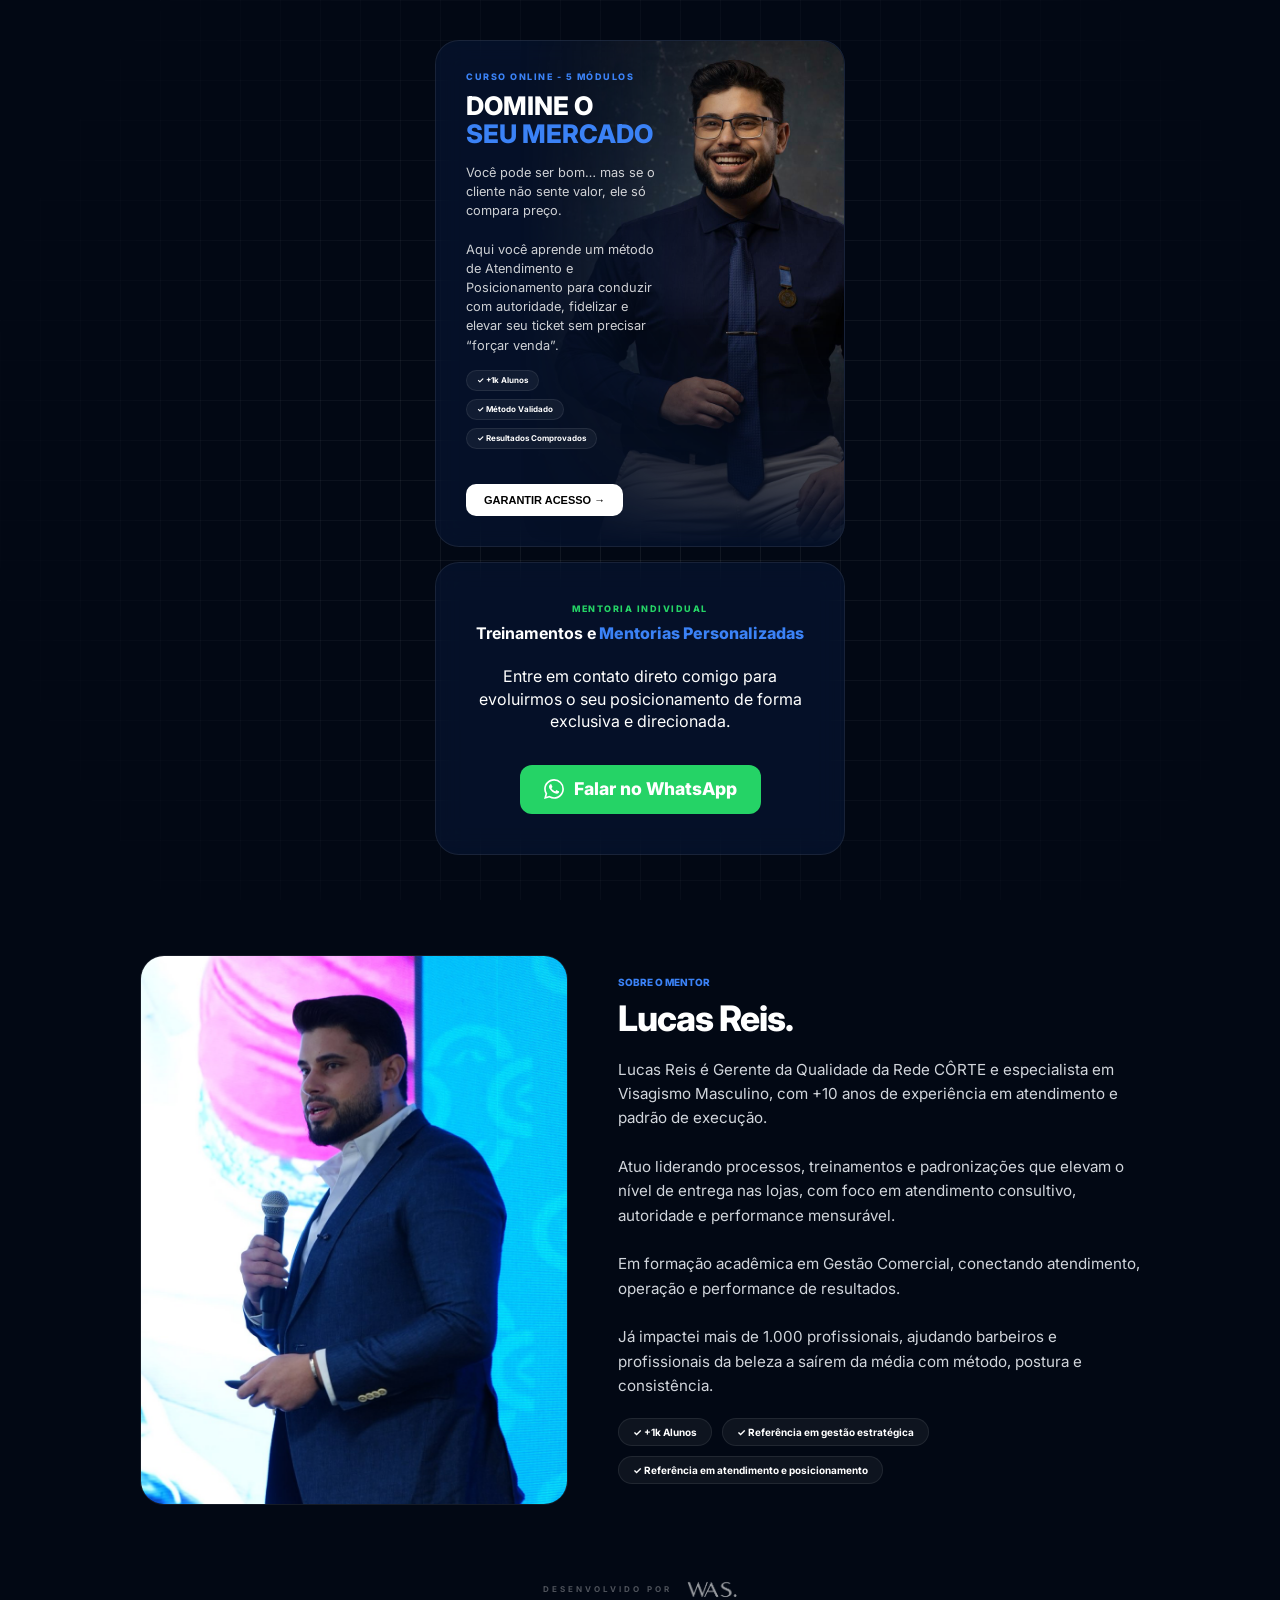
<file: index.html>
<!doctype html>
<html lang="pt-br">
  <head>
    <meta charset="UTF-8" />
    <meta
      name="viewport"
      content="width=device-width, initial-scale=1.0, maximum-scale=1.0, user-scalable=no"
    />
    <title>Lucas Reis | Links Oficiais</title>

    <link rel="icon" type="image/png" href="assets/perfil-lucas.jpg" />
    <link rel="apple-touch-icon" href="assets/perfil-lucas.jpg" />
    <meta name="theme-color" content="#020814" />

    <link rel="stylesheet" href="style.css" />
    <link
      href="https://fonts.googleapis.com/css2?family=Inter:wght@400;700;900&display=swap"
      rel="stylesheet"
    />
    <script
      defer
      src="https://cloud.umami.is/script.js"
      data-website-id="294d4c7a-5317-40e8-a334-60dda06190b5"
    ></script>
  </head>
  <body>
    <div class="background-grid"></div>

    <main class="main-container">
      <section class="links-wrapper reveal">
        <a href="curso.html" class="link-card featured copy-right">
          <div class="card-text">
            <span class="badge">Curso online - 5 módulos</span>
            <h2>DOMINE O<br /><strong>SEU MERCADO</strong></h2>

            <div class="problem-solution-text">
              <p>
                Você pode ser bom… mas se o cliente não sente valor, ele só
                compara preço. <br /><br />
                Aqui você aprende um método de Atendimento e Posicionamento para
                conduzir com autoridade, fidelizar e elevar seu ticket sem
                precisar “forçar venda”.
              </p>
            </div>

            <div class="card-trust-pills">
              <span>✓ +1k Alunos</span>
              <span>✓ Método Validado</span>
              <span>✓ Resultados Comprovados</span>
            </div>

            <button class="btn-main">GARANTIR ACESSO <span>→</span></button>
          </div>
          <img
            src="assets/lucas-hero.png"
            class="abs-img"
            alt="Lucas Reis: Curso Atendimento & Posicionamento Assertivo"
          />
        </a>

        <a
          href="https://wa.me/48991097411"
          target="_blank"
          class="link-card whatsapp-card"
        >
          <div class="card-content">
            <span class="badge" style="color: #25d366"
              >MENTORIA INDIVIDUAL</span
            >
            <h3>Treinamentos e<strong> Mentorias Personalizadas</strong></h3>
            <p>
              <br />
              Entre em contato direto comigo para evoluirmos o seu
              posicionamento de forma exclusiva e direcionada.
            </p>
            <br />
            <div class="btn-whatsapp">
              <svg
                width="20"
                height="20"
                viewBox="0 0 24 24"
                fill="currentColor"
                xmlns="http://www.w3.org/2000/svg"
              >
                <path
                  d="M17.472 14.382c-.297-.149-1.758-.867-2.03-.967-.273-.099-.471-.148-.67.15-.197.297-.767.966-.94 1.164-.173.199-.347.223-.644.075-.297-.15-1.255-.463-2.39-1.475-.888-.788-1.487-1.761-1.663-2.059-.173-.297-.018-.458.13-.606.134-.133.298-.347.446-.52.149-.174.198-.298.298-.497.099-.198.05-.371-.025-.52-.075-.149-.669-1.612-.916-2.207-.242-.579-.487-.5-.669-.51a12.8 12.8 0 0 0-.57-.01c-.198 0-.52.074-.792.372-.272.297-1.04 1.016-1.04 2.479 0 1.462 1.065 2.875 1.213 3.074.149.198 2.096 3.2 5.077 4.487.709.306 1.262.489 1.694.625.712.227 1.36.195 1.871.118.571-.085 1.758-.719 2.006-1.413.248-.694.248-1.289.173-1.413-.074-.124-.272-.198-.57-.347m-5.421 7.403h-.004a9.87 9.87 0 0 1-5.031-1.378l-.361-.214-3.741.982.998-3.648-.235-.374a9.86 9.86 0 0 1-1.51-5.26c.001-5.45 4.436-9.884 9.888-9.884 2.64 0 5.122 1.03 6.988 2.898a9.825 9.825 0 0 1 2.893 6.994c-.003 5.45-4.437 9.884-9.885 9.884m8.413-18.297A11.815 11.815 0 0 0 12.05 0C5.495 0 .16 5.335.157 11.892c0 2.096.547 4.142 1.588 5.945L.057 24l6.305-1.654a11.882 11.882 0 0 0 5.683 1.448h.005c6.554 0 11.89-5.335 11.893-11.893a11.821 11.821 0 0 0-3.48-8.413Z"
                />
              </svg>
              Falar no WhatsApp
            </div>
          </div>
        </a>
      </section>

      <section class="bio-wendell-layout reveal">
        <div class="bio-image-col">
          <img src="assets/image1.png" alt="Lucas Reis" />
        </div>

        <div class="bio-text-col">
          <span class="bio-label">SOBRE O MENTOR</span>
          <h2 class="title-gold">Lucas Reis.</h2>
          <p>
            Lucas Reis é Gerente da Qualidade da Rede CÔRTE e especialista em
            Visagismo Masculino, com +10 anos de experiência em atendimento e
            padrão de execução. <br /><br />
            Atuo liderando processos, treinamentos e padronizações que elevam o
            nível de entrega nas lojas, com foco em atendimento consultivo,
            autoridade e performance mensurável. <br /><br />
            Em formação acadêmica em Gestão Comercial, conectando atendimento,
            operação e performance de resultados. <br /><br />Já impactei mais
            de 1.000 profissionais, ajudando barbeiros e profissionais da beleza
            a saírem da média com método, postura e consistência.
          </p>

          <div class="trust-pills">
            <span>✓ +1k Alunos</span>
            <span>✓ Referência em gestão estratégica</span>
            <span>✓ Referência em atendimento e posicionamento</span>
          </div>
        </div>
      </section>

      <footer class="footer-premium reveal">
        <a
          href="https://wasventure.com.br"
          target="_blank"
          rel="noopener noreferrer"
          class="was-link"
        >
          <span class="footer-tag">DESENVOLVIDO POR</span>
          <img
            src="assets/Design sem nome (58).png"
            alt="WAS."
            class="footer-logo"
          />
        </a>
      </footer>
    </main>

    <script src="script.js"></script>
  </body>
</html>
</file>
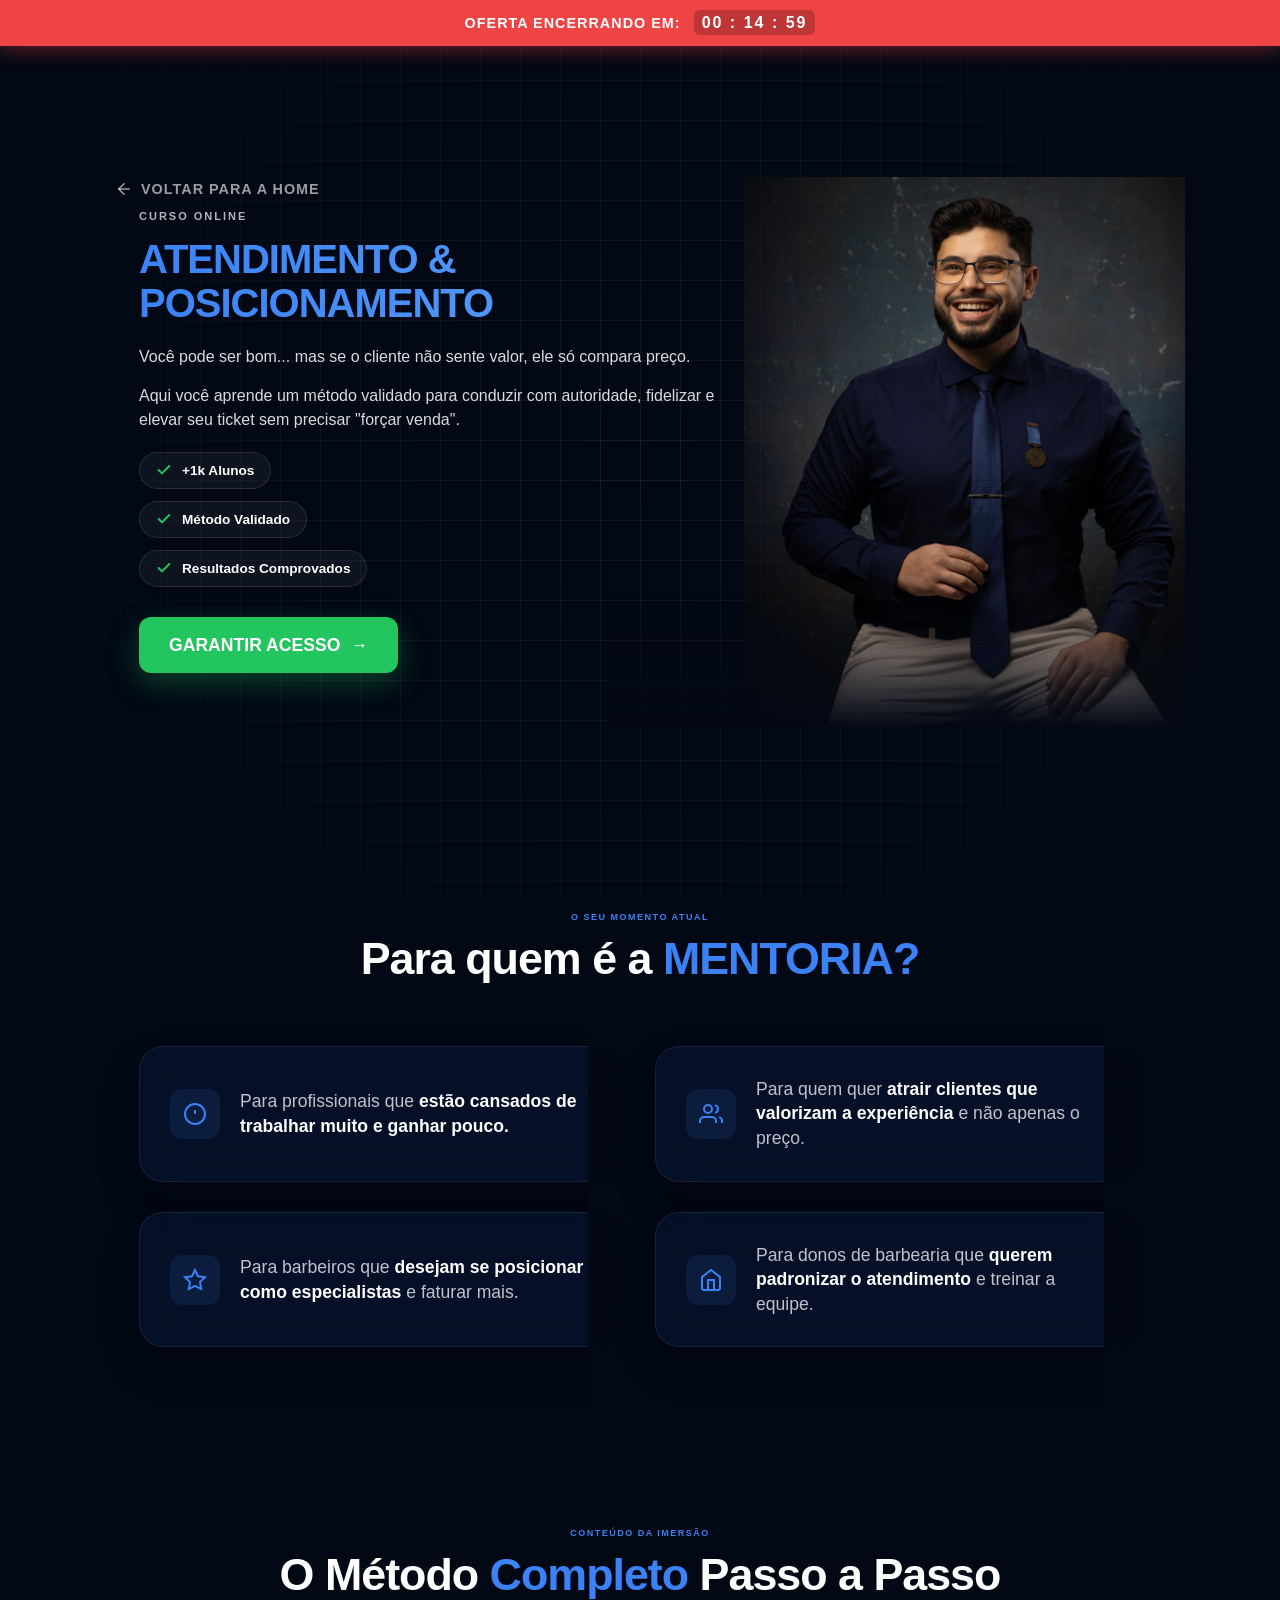
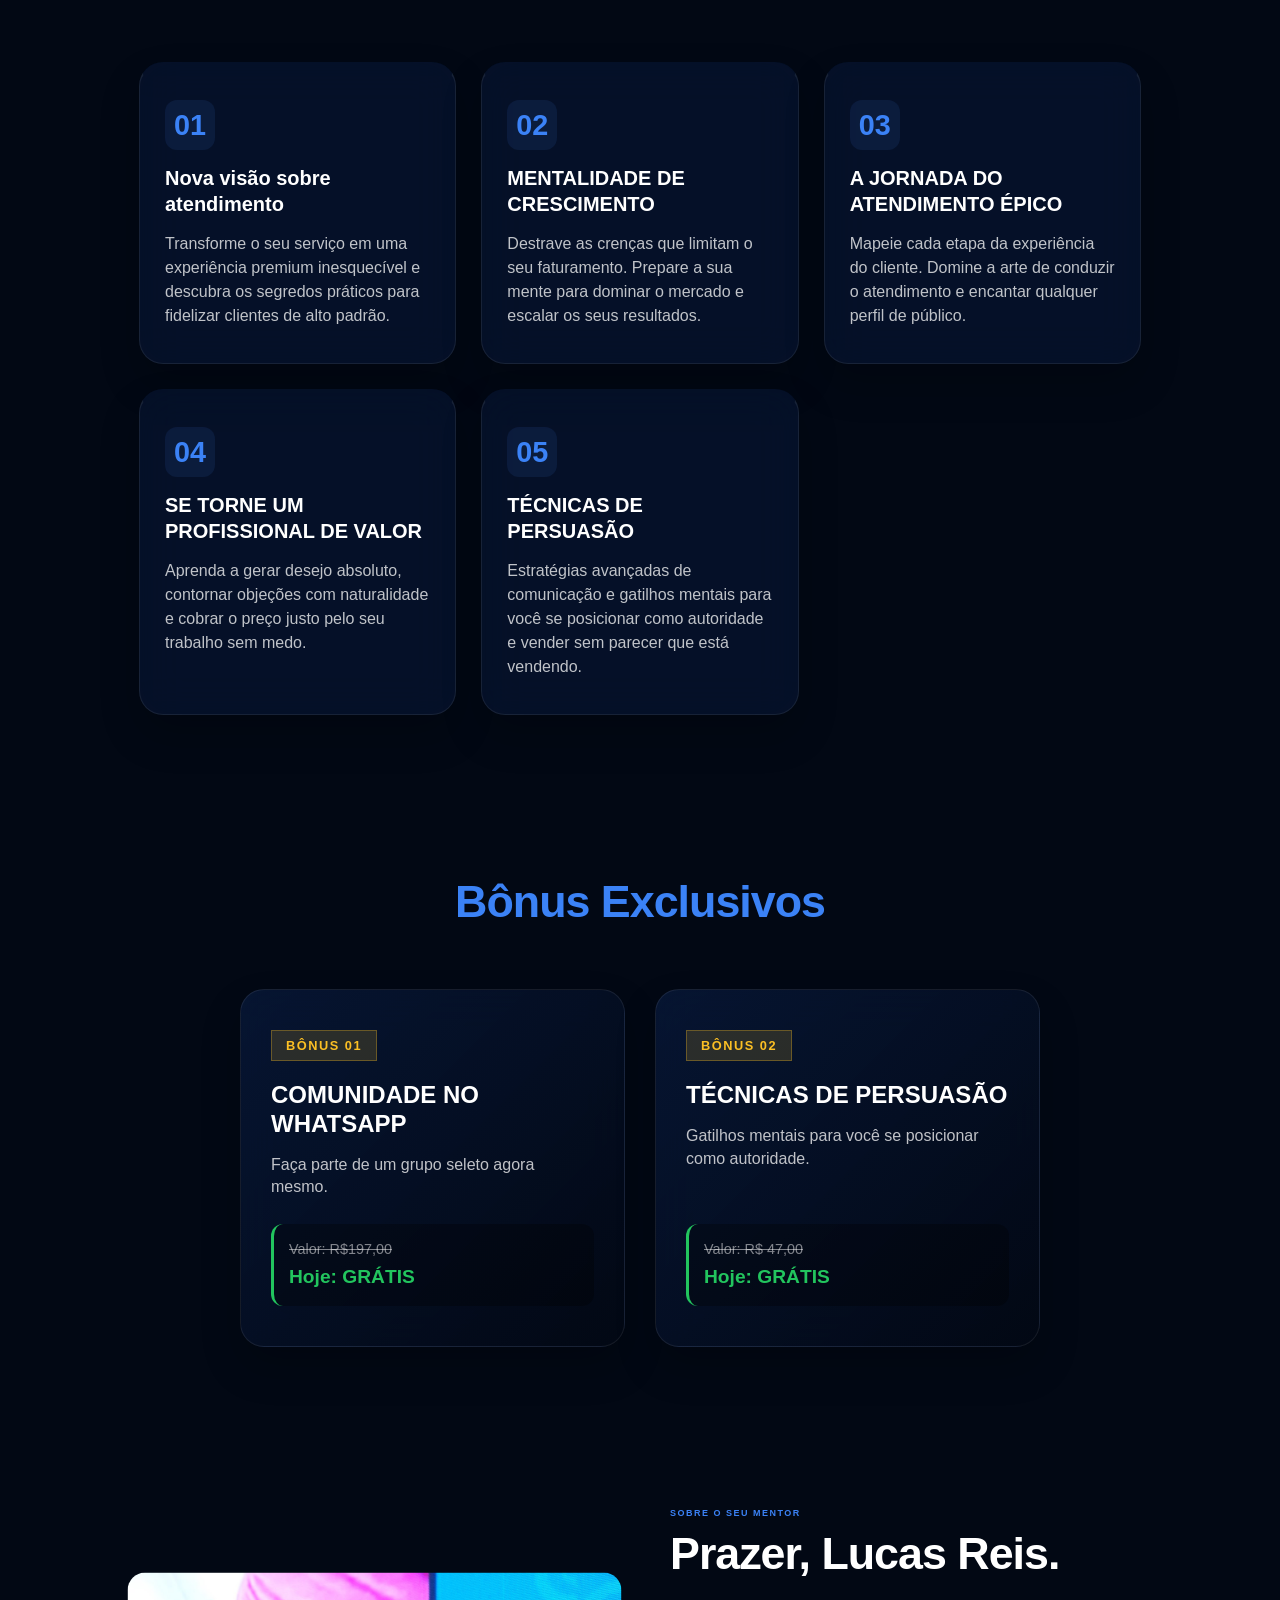
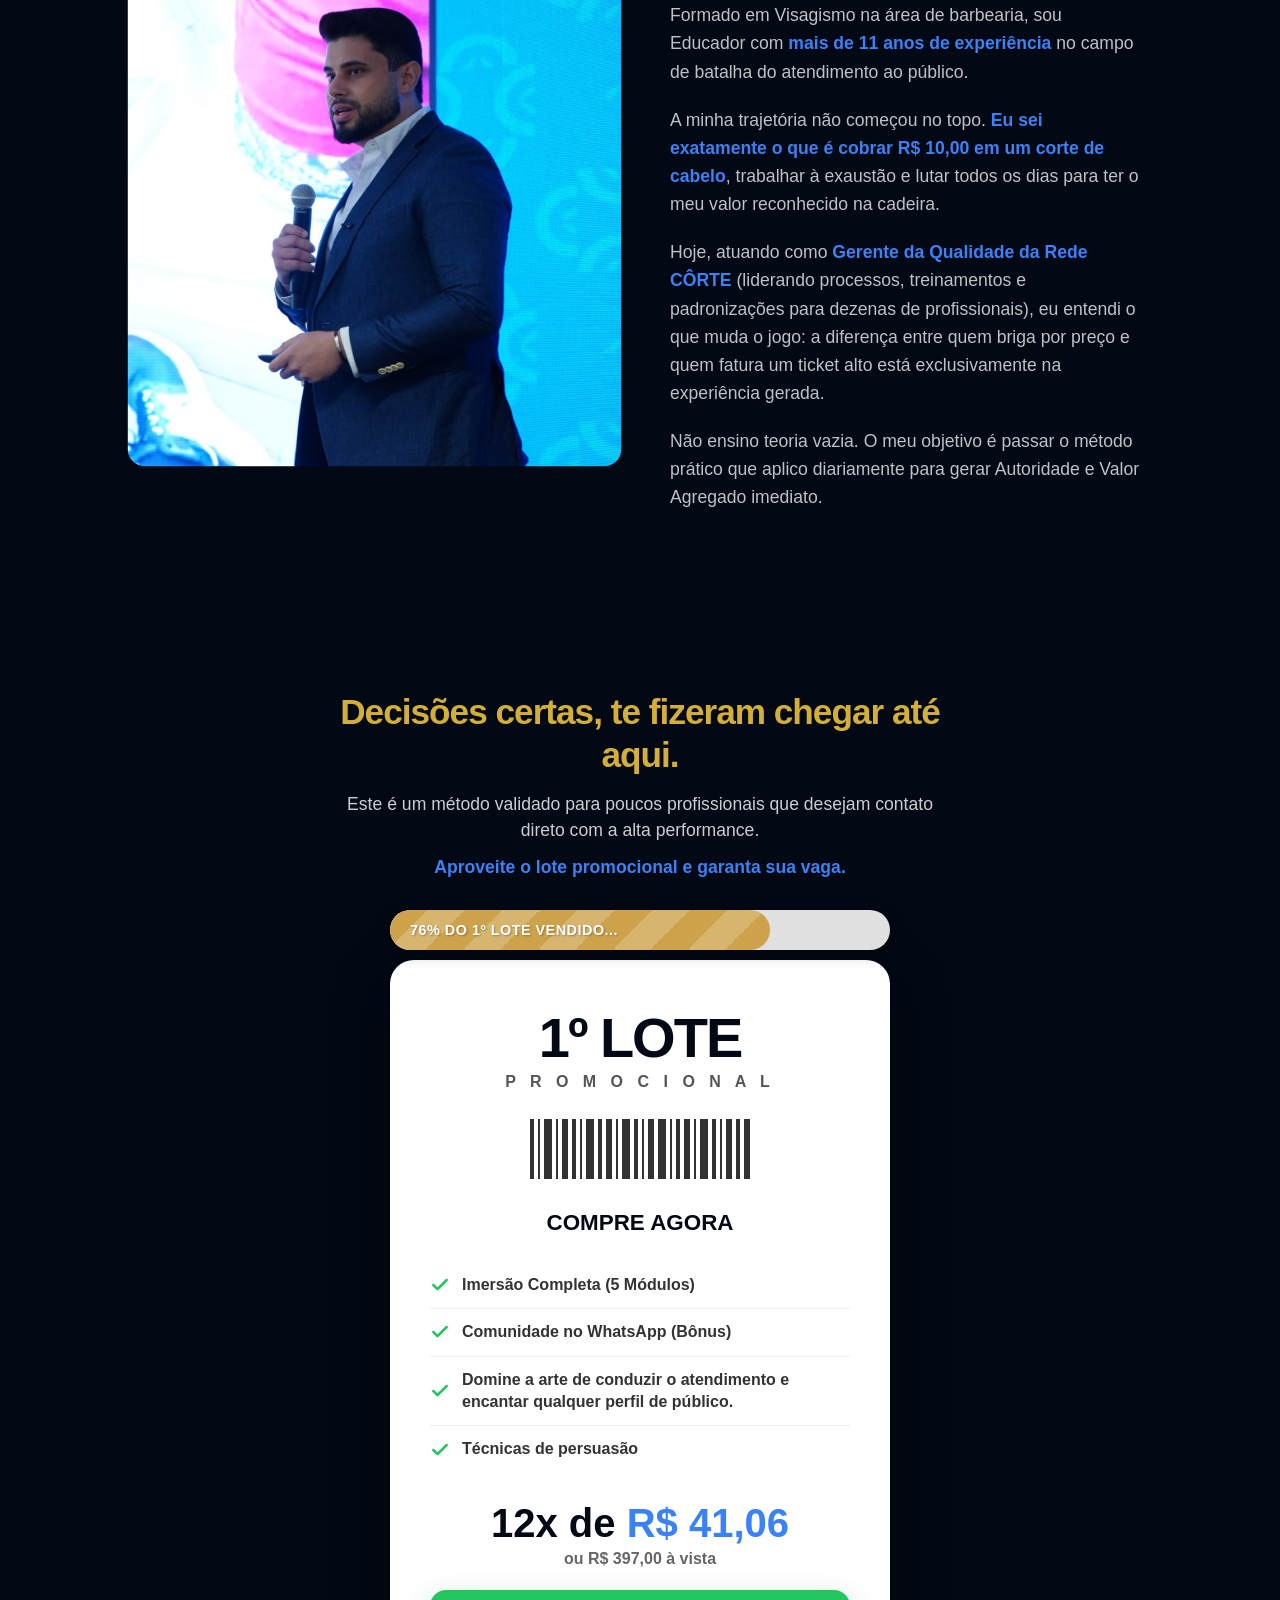
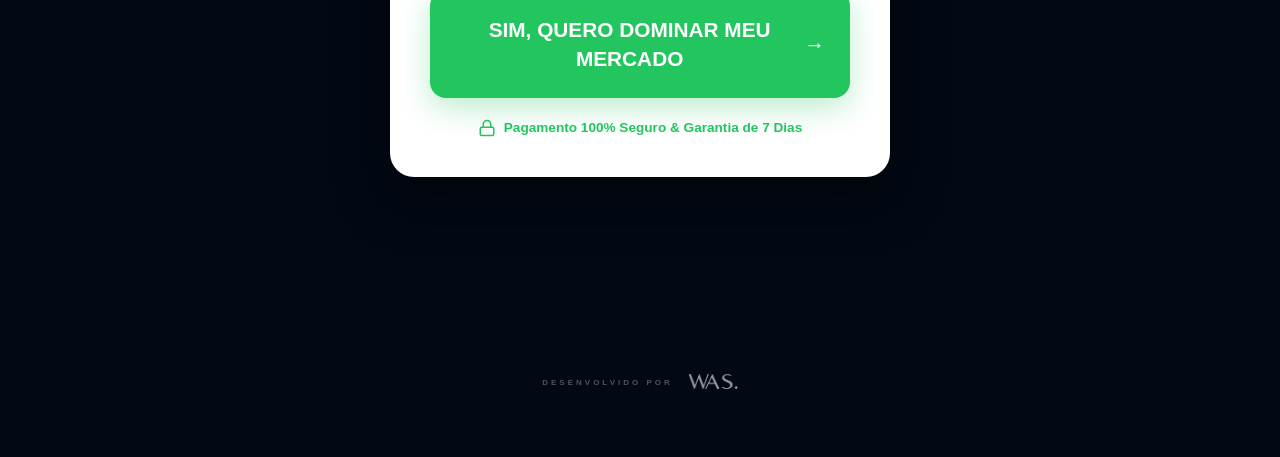
<file: curso.html>
<!doctype html>
<html lang="pt-br">
  <head>
    <meta charset="UTF-8" />
    <meta
      name="viewport"
      content="width=device-width, initial-scale=1.0, maximum-scale=1.0, user-scalable=no"
    />
    <title>Imersão Atendimento & Posicionamento | Lucas Reis</title>
    <link rel="icon" type="image/png" href="assets/perfil-lucas.jpg" />
    <link
      href="https://fonts.googleapis.com/css2?family=Plus+Jakarta+Sans:wght@300;400;600;800;900&display=swap"
      rel="stylesheet"
    />

    <link rel="stylesheet" href="style.css" />
    <link rel="stylesheet" href="lp-curso.css" />
  </head>
  <body>
    <div class="background-grid"></div>
    <div class="top-urgency-bar">
      OFERTA ENCERRANDO EM: <strong>03 : 13 : 16</strong>
    </div>

    <header class="hero-section">
      <div class="container hero-container-mobile">
        <a href="index.html" class="btn-back-home">
          <svg
            viewBox="0 0 24 24"
            fill="none"
            stroke="currentColor"
            stroke-width="2"
            stroke-linecap="round"
            stroke-linejoin="round"
          >
            <line x1="19" y1="12" x2="5" y2="12"></line>
            <polyline points="12 19 5 12 12 5"></polyline>
          </svg>
          <span class="back-text">Voltar para a Home</span>
        </a>
        <div class="hero-content-left">
          <span class="hero-badge-top">CURSO ONLINE</span>

          <h1 class="hero-title-gradient">ATENDIMENTO &<br />POSICIONAMENTO</h1>

          <div class="hero-text-block">
            <p>
              Você pode ser bom... mas se o cliente não sente valor, ele só
              compara preço.
            </p>
            <p>
              Aqui você aprende um método validado para conduzir com autoridade,
              fidelizar e elevar seu ticket sem precisar "forçar venda".
            </p>
          </div>

          <div class="hero-trust-pills">
            <span>
              <svg
                width="16"
                height="16"
                viewBox="0 0 24 24"
                fill="none"
                stroke="#22c55e"
                stroke-width="3"
                stroke-linecap="round"
                stroke-linejoin="round"
              >
                <polyline points="20 6 9 17 4 12"></polyline>
              </svg>
              +1k Alunos
            </span>
            <span>
              <svg
                width="16"
                height="16"
                viewBox="0 0 24 24"
                fill="none"
                stroke="#22c55e"
                stroke-width="3"
                stroke-linecap="round"
                stroke-linejoin="round"
              >
                <polyline points="20 6 9 17 4 12"></polyline>
              </svg>
              Método Validado
            </span>
            <span>
              <svg
                width="16"
                height="16"
                viewBox="0 0 24 24"
                fill="none"
                stroke="#22c55e"
                stroke-width="3"
                stroke-linecap="round"
                stroke-linejoin="round"
              >
                <polyline points="20 6 9 17 4 12"></polyline>
              </svg>
              Resultados Comprovados
            </span>
          </div>

          <a href="#oferta" class="btn-hero-green pulse-animation-green"
            >GARANTIR ACESSO <span>→</span></a
          >
        </div>

        <div class="hero-image-right">
          <img src="assets/lucas-hero.png" alt="Lucas Reis" />
        </div>
      </div>
    </header>

    <section class="target-section">
      <div class="container">
        <div class="section-header reveal-element">
          <span class="badge">O SEU MOMENTO ATUAL</span>
          <h2 class="section-title">
            Para quem é a <span class="highlight-blue">MENTORIA?</span>
          </h2>
        </div>

        <div class="target-grid">
          <div class="target-card glass-card reveal-element">
            <div class="target-icon">
              <svg
                viewBox="0 0 24 24"
                fill="none"
                stroke="currentColor"
                stroke-width="2"
              >
                <circle cx="12" cy="12" r="10"></circle>
                <line x1="12" y1="8" x2="12" y2="12"></line>
                <line x1="12" y1="16" x2="12.01" y2="16"></line>
              </svg>
            </div>
            <p>
              Para profissionais que
              <strong>estão cansados de trabalhar muito e ganhar pouco.</strong>
            </p>
          </div>
          <div class="target-card glass-card reveal-element">
            <div class="target-icon">
              <svg
                viewBox="0 0 24 24"
                fill="none"
                stroke="currentColor"
                stroke-width="2"
              >
                <path d="M17 21v-2a4 4 0 0 0-4-4H5a4 4 0 0 0-4 4v2"></path>
                <circle cx="9" cy="7" r="4"></circle>
                <path d="M23 21v-2a4 4 0 0 0-3-3.87"></path>
                <path d="M16 3.13a4 4 0 0 1 0 7.75"></path>
              </svg>
            </div>
            <p>
              Para quem quer
              <strong>atrair clientes que valorizam a experiência</strong> e não
              apenas o preço.
            </p>
          </div>
          <div class="target-card glass-card reveal-element">
            <div class="target-icon">
              <svg
                viewBox="0 0 24 24"
                fill="none"
                stroke="currentColor"
                stroke-width="2"
              >
                <polygon
                  points="12 2 15.09 8.26 22 9.27 17 14.14 18.18 21.02 12 17.77 5.82 21.02 7 14.14 2 9.27 8.91 8.26 12 2"
                ></polygon>
              </svg>
            </div>
            <p>
              Para barbeiros que
              <strong>desejam se posicionar como especialistas</strong> e
              faturar mais.
            </p>
          </div>
          <div class="target-card glass-card reveal-element">
            <div class="target-icon">
              <svg
                viewBox="0 0 24 24"
                fill="none"
                stroke="currentColor"
                stroke-width="2"
              >
                <path d="M3 9l9-7 9 7v11a2 2 0 0 1-2 2H5a2 2 0 0 1-2-2z"></path>
                <polyline points="9 22 9 12 15 12 15 22"></polyline>
              </svg>
            </div>
            <p>
              Para donos de barbearia que
              <strong>querem padronizar o atendimento</strong> e treinar a
              equipe.
            </p>
          </div>
        </div>
      </div>
    </section>

    <section class="modules-section">
      <div class="container">
        <div class="section-header reveal-element">
          <span class="badge">CONTEÚDO DA IMERSÃO</span>
          <h2 class="section-title">
            O Método <span class="highlight-blue">Completo</span> Passo a Passo
          </h2>
        </div>

        <div class="modules-grid">
          <div class="module-card glass-card reveal-element">
            <div class="module-header">
              <div class="module-icon">01</div>
              <h3>Nova visão sobre atendimento</h3>
            </div>
            <p>
              Transforme o seu serviço em uma experiência premium inesquecível e
              descubra os segredos práticos para fidelizar clientes de alto
              padrão.
            </p>
          </div>
          <div class="module-card glass-card reveal-element">
            <div class="module-header">
              <div class="module-icon">02</div>
              <h3>MENTALIDADE DE CRESCIMENTO</h3>
            </div>
            <p>
              Destrave as crenças que limitam o seu faturamento. Prepare a sua
              mente para dominar o mercado e escalar os seus resultados.
            </p>
          </div>
          <div class="module-card glass-card reveal-element">
            <div class="module-header">
              <div class="module-icon">03</div>
              <h3>A JORNADA DO ATENDIMENTO ÉPICO</h3>
            </div>
            <p>
              Mapeie cada etapa da experiência do cliente. Domine a arte de
              conduzir o atendimento e encantar qualquer perfil de público.
            </p>
          </div>
          <div class="module-card glass-card reveal-element">
            <div class="module-header">
              <div class="module-icon">04</div>
              <h3>SE TORNE UM PROFISSIONAL DE VALOR</h3>
            </div>
            <p>
              Aprenda a gerar desejo absoluto, contornar objeções com
              naturalidade e cobrar o preço justo pelo seu trabalho sem medo.
            </p>
          </div>
          <div class="module-card glass-card reveal-element">
            <div class="module-header">
              <div class="module-icon">05</div>
              <h3>TÉCNICAS DE PERSUASÃO</h3>
            </div>
            <p>
              Estratégias avançadas de comunicação e gatilhos mentais para você
              se posicionar como autoridade e vender sem parecer que está
              vendendo.
            </p>
          </div>
        </div>
      </div>
    </section>

    <section class="bonus-section">
      <div class="container">
        <div class="section-header reveal-element">
          <h2 class="section-title">
            <span class="highlight-blue">Bônus Exclusivos</span>
          </h2>
        </div>

        <div class="bonus-grid two-cards">
          <div class="bonus-card glass-card reveal-element">
            <span class="badge badge-gold">BÔNUS 01</span>
            <h3 class="bonus-title">COMUNIDADE NO WHATSAPP</h3>
            <p class="bonus-desc">Faça parte de um grupo seleto agora mesmo.</p>
            <div class="pricing-bonus">
              <span class="price-tag-crossed">Valor: R$197,00</span>
              <span class="price-tag-free">Hoje: GRÁTIS</span>
            </div>
          </div>

          <div class="bonus-card glass-card reveal-element">
            <span class="badge badge-gold">BÔNUS 02</span>
            <h3 class="bonus-title">TÉCNICAS DE PERSUASÃO</h3>
            <p class="bonus-desc">
              Gatilhos mentais para você se posicionar como autoridade.
            </p>
            <div class="pricing-bonus">
              <span class="price-tag-crossed">Valor: R$ 47,00</span>
              <span class="price-tag-free">Hoje: GRÁTIS</span>
            </div>
          </div>
        </div>
      </div>
    </section>

    <section class="author-section">
      <div class="container author-grid reveal-element">
        <div class="author-image-wrapper">
          <img src="assets/image1.png" alt="Lucas Reis" class="author-img" />
        </div>
        <div class="author-content">
          <span class="badge">SOBRE O SEU MENTOR</span>
          <h2 class="section-title">Prazer, Lucas Reis.</h2>
          <div class="author-bio text-content">
            <p>
              Formado em Visagismo na área de barbearia, sou Educador com
              <strong>mais de 11 anos de experiência</strong> no campo de
              batalha do atendimento ao público.
            </p>
            <p>
              A minha trajetória não começou no topo.
              <strong
                >Eu sei exatamente o que é cobrar R$ 10,00 em um corte de
                cabelo</strong
              >, trabalhar à exaustão e lutar todos os dias para ter o meu valor
              reconhecido na cadeira.
            </p>
            <p>
              Hoje, atuando como
              <strong>Gerente da Qualidade da Rede CÔRTE</strong> (liderando
              processos, treinamentos e padronizações para dezenas de
              profissionais), eu entendi o que muda o jogo: a diferença entre
              quem briga por preço e quem fatura um ticket alto está
              exclusivamente na experiência gerada.
            </p>
            <p>
              Não ensino teoria vazia. O meu objetivo é passar o método prático
              que aplico diariamente para gerar Autoridade e Valor Agregado
              imediato.
            </p>
          </div>
        </div>
      </div>
    </section>

    <section id="oferta" class="ticket-offer-section">
      <div class="container">
        <div class="ticket-intro reveal-element">
          <h2 class="title-gold">
            Decisões certas, te fizeram chegar até aqui.
          </h2>
          <p>
            Este é um método validado para poucos profissionais que desejam
            contato direto com a alta performance.
          </p>
          <p>
            <strong>Aproveite o lote promocional e garanta sua vaga.</strong>
          </p>
        </div>

        <div class="progress-wrapper reveal-element">
          <div class="progress-bar-bg">
            <div class="progress-fill animated-stripes" style="width: 76%">
              <span class="progress-text">76% DO 1º LOTE VENDIDO...</span>
            </div>
          </div>
        </div>

        <div class="ticket-card reveal-element">
          <div class="ticket-top">
            <h3 class="ticket-lote">1º LOTE</h3>
            <span class="ticket-promo">P R O M O C I O N A L</span>
          </div>

          <div class="ticket-barcode">
            <svg
              width="220"
              height="60"
              viewBox="0 0 220 60"
              fill="#000"
              xmlns="http://www.w3.org/2000/svg"
            >
              <rect x="0" width="4" height="60" />
              <rect x="8" width="2" height="60" />
              <rect x="14" width="8" height="60" />
              <rect x="26" width="2" height="60" />
              <rect x="32" width="6" height="60" />
              <rect x="42" width="4" height="60" />
              <rect x="50" width="2" height="60" />
              <rect x="56" width="8" height="60" />
              <rect x="68" width="4" height="60" />
              <rect x="76" width="6" height="60" />
              <rect x="86" width="2" height="60" />
              <rect x="92" width="8" height="60" />
              <rect x="104" width="4" height="60" />
              <rect x="112" width="2" height="60" />
              <rect x="118" width="6" height="60" />
              <rect x="128" width="8" height="60" />
              <rect x="140" width="2" height="60" />
              <rect x="146" width="4" height="60" />
              <rect x="154" width="6" height="60" />
              <rect x="164" width="2" height="60" />
              <rect x="170" width="8" height="60" />
              <rect x="182" width="4" height="60" />
              <rect x="190" width="2" height="60" />
              <rect x="196" width="6" height="60" />
              <rect x="206" width="4" height="60" />
              <rect x="214" width="6" height="60" />
            </svg>
          </div>

          <h4 class="ticket-action-text">COMPRE AGORA</h4>

          <ul class="ticket-list">
            <li>
              <svg
                viewBox="0 0 24 24"
                fill="none"
                stroke="#22c55e"
                stroke-width="3"
                stroke-linecap="round"
                stroke-linejoin="round"
              >
                <polyline points="20 6 9 17 4 12"></polyline>
              </svg>
              Imersão Completa (5 Módulos)
            </li>
            <li>
              <svg
                viewBox="0 0 24 24"
                fill="none"
                stroke="#22c55e"
                stroke-width="3"
                stroke-linecap="round"
                stroke-linejoin="round"
              >
                <polyline points="20 6 9 17 4 12"></polyline>
              </svg>
              Comunidade no WhatsApp (Bônus)
            </li>
            <li>
              <svg
                viewBox="0 0 24 24"
                fill="none"
                stroke="#22c55e"
                stroke-width="3"
                stroke-linecap="round"
                stroke-linejoin="round"
              >
                <polyline points="20 6 9 17 4 12"></polyline>
              </svg>
              Domine a arte de conduzir o atendimento e encantar qualquer perfil
              de público.
            </li>
            <li>
              <svg
                viewBox="0 0 24 24"
                fill="none"
                stroke="#22c55e"
                stroke-width="3"
                stroke-linecap="round"
                stroke-linejoin="round"
              >
                <polyline points="20 6 9 17 4 12"></polyline>
              </svg>
              Técnicas de persuasão
            </li>
          </ul>

          <div class="pricing-area-ticket">
            <div class="new-price-ticket">
              12x de <span class="highlight-blue">R$ 41,06</span>
            </div>
            <span class="cash-price-ticket">ou R$ 397,00 à vista</span>
          </div>

          <a
            href="https://pay.kiwify.com.br/eMgD5vk"
            target="_blank"
            class="btn-main btn-huge btn-green pulse-animation-green"
          >
            SIM, QUERO DOMINAR MEU MERCADO <span>→</span>
          </a>

          <div class="secure-payment-ticket">
            <svg
              width="18"
              height="18"
              viewBox="0 0 24 24"
              fill="none"
              stroke="currentColor"
              stroke-width="2"
            >
              <rect x="3" y="11" width="18" height="11" rx="2" ry="2"></rect>
              <path d="M7 11V7a5 5 0 0 1 10 0v4"></path>
            </svg>
            Pagamento 100% Seguro & Garantia de 7 Dias
          </div>
        </div>
      </div>
    </section>

    <footer class="footer-premium reveal">
      <a
        href="https://wasventure.com.br"
        target="_blank"
        rel="noopener noreferrer"
        class="was-link"
      >
        <span class="footer-tag">DESENVOLVIDO POR</span>
        <img
          src="assets/Design sem nome (58).png"
          alt="WAS."
          class="footer-logo"
        />
      </a>
    </footer>

    <script src="script.js"></script>
    <div id="sales-notification" class="sales-notification">
      <div class="notification-icon">
        <svg viewBox="0 0 24 24" fill="#22c55e">
          <path
            d="M12 2C6.48 2 2 6.48 2 12s4.48 10 10 10 10-4.48 10-10S17.52 2 12 2zm-2 15l-5-5 1.41-1.41L10 14.17l7.59-7.59L19 8l-9 9z"
          />
        </svg>
      </div>
      <div class="notification-content">
        <span class="notify-name" id="notify-name"
          ><strong>João S.</strong> (São Paulo)</span
        >
        <span class="notify-action">Acabou de garantir o acesso</span>
        <span class="notify-time" id="notify-time">Há 2 minutos</span>
      </div>
    </div>
  </body>
</html>
</file>
<file: style.css>
:root {
  --primary: #3b82f6;
  --gold: #eab308;
  --bg: #020814;
  --card-glass: rgba(10, 30, 70, 0.4);
  --border: rgba(255, 255, 255, 0.08);
}

* {
  margin: 0;
  padding: 0;
  box-sizing: border-box;
  -webkit-tap-highlight-color: transparent;
}

body {
  background: var(--bg);
  color: #fff;
  font-family: "Inter", sans-serif;
  line-height: 1.4;
  overflow-x: hidden;
}

/* =========================================
   FUNDO GRID Original
   ========================================= */
.background-grid {
  position: fixed;
  top: 0;
  left: 0;
  width: 100%;
  height: 100%;
  background-image:
    linear-gradient(var(--border) 1px, transparent 1px),
    linear-gradient(90deg, var(--border) 1px, transparent 1px);
  background-size: 40px 40px;
  z-index: -1;
  mask-image: radial-gradient(circle, black, transparent 90%);
}

.main-container {
  width: 100%;
  max-width: 1000px;
  margin: 0 auto;
}

/* =========================================
   TOPO: GRID DE LINKS DIRETOS
   ========================================= */
.links-wrapper {
  max-width: 450px;
  margin: 0 auto;
  padding: 40px 20px 40px;
  display: flex;
  flex-direction: column;
  gap: 15px;
}

.link-card {
  text-decoration: none;
  color: inherit;
  background: var(--card-glass);
  border: 1px solid var(--border);
  backdrop-filter: blur(15px);
  -webkit-backdrop-filter: blur(15px);
  border-radius: 24px;
  position: relative;
  overflow: hidden;
  transition: transform 0.2s ease;
}

.badge {
  font-size: 9px;
  font-weight: 800;
  color: var(--primary);
  letter-spacing: 1.5px;
  display: block;
  margin-bottom: 8px;
  text-transform: uppercase;
}

h2 {
  font-size: 1.3rem;
  font-weight: 800;
  line-height: 1.1;
}
h3 {
  font-size: 1rem;
  font-weight: 700;
  line-height: 1.2;
}
strong {
  color: var(--primary);
  font-weight: 800;
}

/* =========================================
   CARD PRINCIPAL PERSUASIVO
   ========================================= */
.featured {
  min-height: 320px;
  display: flex;
  align-items: flex-end;
  padding: 30px;
}

.featured .card-text {
  z-index: 2;
  position: relative;
  width: 190px;
  display: flex;
  flex-direction: column;
  text-align: left;
}

/* NOVA CLASSE PARA ALINHAMENTO À DIREITA */
.featured.copy-right .card-text {
  text-align: left;
  align-items: flex-start;
}

.featured h2 {
  font-size: 1.6rem;
  margin-bottom: 15px;
}

.abs-img {
  position: absolute;
  right: -80px;
  bottom: 0;
  height: 100%;
  z-index: 1;

  /* Mágica da Dupla Transparência (Esquerda + Baixo) */
  -webkit-mask-image:
    linear-gradient(to left, black 40%, transparent 100%),
    linear-gradient(to top, transparent 0%, black 45%);
  -webkit-mask-composite: source-in;

  mask-image:
    linear-gradient(to left, black 40%, transparent 100%),
    linear-gradient(to top, transparent 0%, black 45%);
  mask-composite: intersect;
}

.btn-main {
  background: #fff;
  color: #000;
  border: none;
  padding: 10px 18px;
  border-radius: 10px;
  font-weight: 800;
  font-size: 11px;
  margin-top: 15px;
  cursor: pointer;
}

/* =========================================
   CARDS COM FOTO LATERAL (MELHORADOS)
   ========================================= */
.ebook-card-with-photo {
  display: flex;
  align-items: center;
  justify-content: flex-end;
  padding: 30px;
  min-height: 220px;
}

.links-wrapper .problem-solution-text {
  margin-bottom: 15px;
}
.links-wrapper .problem-solution-text p {
  font-size: 0.8rem;
  color: #fff;
  opacity: 0.8;
  line-height: 1.5;
}

.links-wrapper .card-trust-pills {
  display: flex;
  flex-direction: column; /* Coloca um item debaixo do outro */
  align-items: flex-start; /* Mantém os botões curtinhos alinhados à esquerda */
  gap: 8px;
  margin-bottom: 20px;
}
.links-wrapper .card-trust-pills span {
  font-size: 8px;
  font-weight: 700;
  background: rgba(255, 255, 255, 0.05);
  padding: 4px 10px;
  border-radius: 15px;
  border: 1px solid var(--border);
}

.ebook-card-with-photo .card-content {
  flex: none;
  width: 67%;
  display: flex;
  flex-direction: column;
  z-index: 2;
  gap: 15px;
  text-align: left;
}

.ebook-card-with-photo.copy-right .card-content {
  text-align: right;
  align-items: flex-end;
}

.ebook-card-with-photo.copy-right .card-trust-pills {
  justify-content: flex-end;
}

.price-action {
  font-size: 1.2rem;
  font-weight: 900;
  color: #fff;
  background: rgba(255, 255, 255, 0.1);
  padding: 12px 20px;
  border-radius: 12px;
  border: 1px solid var(--border);
  letter-spacing: -1px;
  width: fit-content;
}

.ebook-img {
  position: absolute;
  left: -45px;
  bottom: 0;
  height: 100%;
  object-fit: contain;
  z-index: 1;

  /* Mágica da Dupla Transparência (Direita + Baixo) */
  -webkit-mask-image:
    linear-gradient(to right, black 60%, transparent 100%),
    linear-gradient(to top, transparent 0%, black 45%);
  -webkit-mask-composite: source-in;

  mask-image:
    linear-gradient(to right, black 60%, transparent 100%),
    linear-gradient(to top, transparent 0%, black 45%);
  mask-composite: intersect;
}

/* VARIAÇÃO: FOTO NA DIREITA */
.ebook-card-with-photo.photo-right {
  justify-content: flex-start;
}
.ebook-card-with-photo.photo-right .card-content {
  text-align: left;
}
.ebook-card-with-photo.photo-right .ebook-img {
  right: -15px;
  left: auto;

  /* Mágica da Dupla Transparência (Esquerda + Baixo) */
  -webkit-mask-image:
    linear-gradient(to left, black 60%, transparent 100%),
    linear-gradient(to top, transparent 0%, black 45%);
  -webkit-mask-composite: source-in;

  mask-image:
    linear-gradient(to left, black 60%, transparent 100%),
    linear-gradient(to top, transparent 0%, black 45%);
  mask-composite: intersect;
}

/* =========================================
   FINAL: SOBRE (ESTILO POSTER EDITORIAL)
   ========================================= */
.bio-wendell-layout {
  display: flex;
  flex-direction: column;
  margin-top: 40px;
}

.bio-image-col {
  width: 100%;
  height: 420px; /* Altura imponente no mobile */
  position: relative;
}

.bio-image-col img {
  width: 100%;
  height: 100%;
  object-fit: cover;
  object-position: top center;

  /* A MÁGICA DO POSTER: Arredonda só em cima, corta reto embaixo */
  border-radius: 24px 24px 0 0;

  /* Transforma o corte seco em um elemento de design premium */
  border-bottom: 3px solid var(--primary);
}

.bio-text-col {
  padding: 30px 10px 0; /* Respiro logo abaixo da linha dourada */
  position: relative;
  z-index: 2;
  text-align: left;
}

.bio-label {
  font-size: 10px;
  color: var(--primary);
  font-weight: 800;
  margin-bottom: 10px;
  display: block;
}

.title-gold {
  font-size: 2.2rem;
  font-weight: 800;
  margin-bottom: 20px;
  letter-spacing: -1px;
}

.bio-text-col p {
  font-size: 0.95rem;
  color: #d1d5db;
  line-height: 1.6;
  margin-bottom: 20px;
}
.bio-text-col strong {
  color: #fff;
  font-weight: 800;
}

.trust-pills {
  display: flex;
  gap: 10px;
  margin-top: 20px;
  flex-wrap: wrap;
}
.trust-pills span {
  font-size: 10px;
  font-weight: 700;
  background: rgba(255, 255, 255, 0.05);
  padding: 6px 14px;
  border-radius: 20px;
  border: 1px solid var(--border);
}

/* =========================================
   RODAPÉ MINIMALISTA WAS VENTURE Original
   ========================================= */
.footer-premium {
  text-align: center;
  margin-top: 60px;
  padding-bottom: 50px;
}
.was-link {
  display: inline-flex;
  align-items: center;
  gap: 15px;
  text-decoration: none;
  transition: all 0.3s ease;
}
.footer-tag {
  font-size: 8px;
  color: #fff;
  letter-spacing: 3px;
  font-weight: 700;
  opacity: 0.3;
  white-space: nowrap;
}
.footer-logo {
  width: 50px;
  height: auto;
  opacity: 0.6;
  filter: brightness(1.5);
  transition: all 0.4s ease;
}
.was-link:hover .footer-logo {
  opacity: 1;
  transform: scale(1.05);
  filter: drop-shadow(0 0 10px rgba(59, 130, 246, 0.4));
}
.was-link:hover .footer-tag {
  opacity: 0.6;
}

/* =========================================
   MEDIA QUERIES (DESKTOP)
   ========================================= */
@media (min-width: 800px) {
  .bio-wendell-layout {
    flex-direction: row;
    align-items: center;
    margin-top: 60px;
    gap: 50px;
  }
  .bio-image-col {
    width: 45%;
    height: 550px;
  }
  .bio-image-col img {
    border-radius: 24px; /* No PC pode arredondar tudo e virar um quadro */
    border-bottom: none; /* Tira a linha no PC */
    border: 1px solid var(--border); /* Borda fina em volta de tudo no PC */
  }
  .bio-text-col {
    width: 55%;
    padding: 0;
  }
}

/* =========================================
   ANIMAÇÕES JS
   ========================================= */
.reveal {
  opacity: 0;
  transform: translateY(30px);
  transition: all 0.8s cubic-bezier(0.5, 0, 0, 1);
}
.reveal.active {
  opacity: 1;
  transform: translateY(0);
}

/* =========================================
   CARD WHATSAPP (MENTORIA)
   ========================================= */
.whatsapp-card {
  padding: 40px 30px;
  display: flex;
  justify-content: center;
}

.whatsapp-card .card-content {
  width: 100%; /* Ocupa o espaço onde antes ficava a foto */
  text-align: center;
  align-items: center; /* Centraliza o texto e o botão */
}

.btn-whatsapp {
  background: #25d366;
  color: #fff;
  font-size: 1.1rem;
  font-weight: 800;
  padding: 12px 24px;
  border-radius: 12px;
  display: inline-flex;
  align-items: center;
  gap: 10px;
  margin-top: 10px;
  transition: transform 0.2s ease;
}

.whatsapp-card:hover .btn-whatsapp {
  transform: scale(1.05);
}

/* Animação de Pulso Premium para o WhatsApp */
@keyframes pulse-green {
  0% {
    box-shadow: 0 0 0 0 rgba(37, 211, 102, 0.7);
  }
  70% {
    box-shadow: 0 0 0 15px rgba(37, 211, 102, 0);
  }
  100% {
    box-shadow: 0 0 0 0 rgba(37, 211, 102, 0);
  }
}

.btn-whatsapp {
  /* Seu CSS anterior já está aqui... */
  animation: pulse-green 2s infinite; /* Adicione apenas esta linha na classe existente */
}
</file>
<file: lp-curso.css>
/* =========================================
   ESTILOS ESPECÍFICOS DA LANDING PAGE 
   (Premium WAS Venture Design)
   ========================================= */

:root {
  --lp-max-width: 1050px;
  --text-body: rgba(255, 255, 255, 0.75);
}

.container {
  width: 100%;
  max-width: var(--lp-max-width);
  margin: 0 auto;
  padding: 0 24px;
}

.highlight-blue {
  color: var(--primary);
}

.text-content p {
  font-size: 1.1rem;
  line-height: 1.6;
  color: var(--text-body);
  margin-bottom: 20px;
}

.glass-card {
  background: var(--card-glass);
  border: 1px solid var(--border);
  border-radius: 24px;
  padding: 40px;
  backdrop-filter: blur(20px);
  -webkit-backdrop-filter: blur(20px);
  box-shadow: 0 20px 40px rgba(0, 0, 0, 0.2);
}

.section-title {
  font-size: 2.8rem;
  line-height: 1.2;
  font-weight: 800;
  margin-bottom: 20px;
  letter-spacing: -1px;
}

.section-header {
  text-align: center;
  margin-bottom: 60px;
  max-width: 800px;
  margin-inline: auto;
}

/* --- BARRA DE URGÊNCIA NO TOPO (ESCASSEZ) --- */
.top-urgency-bar {
  position: sticky;
  top: 0;
  width: 100%;
  background: #ef4444;
  color: #fff;
  text-align: center;
  padding: 12px 20px;
  font-size: 0.9rem;
  font-weight: 800;
  letter-spacing: 1px;
  z-index: 1000;
  text-transform: uppercase;
  box-shadow: 0 4px 20px rgba(239, 68, 68, 0.4);
}

.top-urgency-bar strong {
  background: rgba(0, 0, 0, 0.2);
  padding: 4px 8px;
  border-radius: 6px;
  margin-left: 8px;
  font-variant-numeric: tabular-nums;
  letter-spacing: 2px;
  font-size: 1rem;
  color: #fff;
}

/* --- HERO SECTION REFORMULADA --- */
.hero-section {
  position: relative;
  padding: 100px 0 60px 0;
  min-height: 85vh;
  display: flex;
  align-items: center;
  overflow: hidden;
}

.hero-container-mobile {
  position: relative;
  display: flex;
  width: 100%;
  z-index: 2;
  align-items: center;
}

.hero-content-left {
  width: 65%;
  position: relative;
  z-index: 3;
}

.hero-badge-top {
  font-size: 11px;
  font-weight: 800;
  color: rgba(255, 255, 255, 0.7);
  letter-spacing: 2px;
  text-transform: uppercase;
  margin-bottom: 12px;
  display: block;
}

.hero-title-gradient {
  font-size: 2.5rem;
  line-height: 1.1;
  font-weight: 900;
  margin-bottom: 20px;
  background: linear-gradient(90deg, #3b82f6 0%, #60a5fa 100%);
  -webkit-background-clip: text;
  background-clip: text;
  -webkit-text-fill-color: transparent;
  color: transparent;
  text-transform: uppercase;
  letter-spacing: -1px;
}

.hero-text-block p {
  font-size: 1rem;
  color: rgba(255, 255, 255, 0.85);
  line-height: 1.5;
  margin-bottom: 15px;
  max-width: 90%;
}

.hero-trust-pills {
  display: flex;
  flex-direction: column;
  gap: 12px;
  margin-bottom: 30px;
  margin-top: 20px;
}

.hero-trust-pills span {
  display: inline-flex;
  align-items: center;
  gap: 10px;
  background: rgba(255, 255, 255, 0.05);
  border: 1px solid rgba(255, 255, 255, 0.1);
  padding: 8px 16px;
  border-radius: 20px;
  font-size: 0.85rem;
  font-weight: 600;
  color: #fff;
  width: fit-content;
}

.btn-hero-green {
  display: inline-flex;
  align-items: center;
  justify-content: center;
  gap: 10px;
  background: #22c55e;
  color: #fff;
  font-weight: 900;
  font-size: 1.1rem;
  padding: 16px 30px;
  border-radius: 12px;
  text-decoration: none;
  width: fit-content;
  text-transform: uppercase;
  margin-bottom: 15px;
  box-shadow: 0 10px 30px rgba(34, 197, 94, 0.3);
  transition: transform 0.3s;
}

.btn-hero-green:hover {
  transform: translateY(-3px);
  box-shadow: 0 15px 40px rgba(34, 197, 94, 0.5);
}

.pulse-animation-green {
  animation: pulse-green 3s infinite;
}

@keyframes pulse-green {
  0% {
    box-shadow: 0 0 0 0 rgba(34, 197, 94, 0.5);
  }
  70% {
    box-shadow: 0 0 0 15px rgba(34, 197, 94, 0);
  }
  100% {
    box-shadow: 0 0 0 0 rgba(34, 197, 94, 0);
  }
}

.hero-image-right {
  position: absolute;
  right: -20px;
  bottom: -40px;
  width: 55%;
  height: 115%;
  z-index: 1;
  display: flex;
  align-items: flex-end;
}

/* Mascara gradiente da foto no Desktop (apaga lado esquerdo) */
.hero-image-right img {
  width: 100%;
  height: auto;
  max-height: 100%;
  object-fit: contain;
  object-position: bottom right;
  -webkit-mask-image: linear-gradient(to left, black 60%, transparent 100%);
  mask-image: linear-gradient(to left, black 60%, transparent 100%);
}

.hero-image-right::after {
  content: "";
  position: absolute;
  bottom: 0;
  left: 0;
  width: 100%;
  height: 25%;
  background: linear-gradient(to top, var(--bg) 0%, transparent 100%);
  z-index: 2;
  pointer-events: none;
}

/* --- TARGET SECTION --- */
.target-section {
  padding: 100px 0;
}
.target-grid {
  display: grid;
  grid-template-columns: repeat(2, 1fr);
  gap: 30px;
}
.target-card {
  padding: 30px;
  display: flex;
  align-items: center;
  gap: 20px;
  transition: transform 0.3s;
}
.target-card:hover {
  transform: translateY(-3px);
}
.target-icon {
  width: 50px;
  height: 50px;
  background: rgba(59, 130, 246, 0.1);
  color: var(--primary);
  border-radius: 12px;
  display: flex;
  align-items: center;
  justify-content: center;
  flex-shrink: 0;
}
.target-icon svg {
  width: 24px;
  height: 24px;
}
.target-card p {
  font-size: 1.1rem;
  color: var(--text-body);
  margin: 0;
  line-height: 1.4;
}
.target-card p strong {
  color: #fff;
}

/* --- MODULES SECTION --- */
.modules-section {
  padding: 80px 0;
}
.modules-grid {
  display: grid;
  grid-template-columns: repeat(3, 1fr);
  gap: 25px;
}
.module-card {
  padding: 35px 25px;
  border-top: 3px solid transparent;
  transition: transform 0.3s ease;
}
.module-card:hover {
  transform: translateY(-5px);
  border-top-color: var(--primary);
}
.module-header {
  display: flex;
  flex-direction: column;
  gap: 15px;
  margin-bottom: 15px;
}
.module-icon {
  font-size: 1.8rem;
  font-weight: 900;
  color: var(--primary);
  background: rgba(59, 130, 246, 0.1);
  width: 50px;
  height: 50px;
  display: flex;
  align-items: center;
  justify-content: center;
  border-radius: 12px;
}
.module-card h3 {
  font-size: 1.25rem;
  line-height: 1.3;
}
.module-card p {
  font-size: 1rem;
  color: var(--text-body);
  line-height: 1.5;
}

/* --- BONUS SECTION --- */
.bonus-section {
  padding: 80px 0;
}
.bonus-grid {
  display: grid;
  grid-template-columns: repeat(3, 1fr);
  gap: 30px;
}
.bonus-card {
  padding: 40px 30px;
  display: flex;
  flex-direction: column;
  justify-content: space-between;
  background: linear-gradient(135deg, rgba(10, 30, 70, 0.6) 0%, var(--bg) 100%);
}
.badge-gold {
  color: #fbbf24;
  background: rgba(251, 191, 36, 0.15);
  border: 1px solid rgba(251, 191, 36, 0.3);
  padding: 6px 14px;
  font-size: 0.8rem;
  width: fit-content;
  margin-bottom: 20px;
}

/* Ajuste exclusivo para quando houver apenas 2 cartões de Bônus */
.bonus-grid.two-cards {
  grid-template-columns: repeat(2, 1fr);
  max-width: 800px; /* Impede que fiquem gigantes e esticados */
  margin: 0 auto; /* Centraliza no meio da tela */
}

.bonus-title {
  font-size: 1.5rem;
  margin-bottom: 15px;
}
.bonus-desc {
  font-size: 1rem;
  color: var(--text-body);
  margin-bottom: 25px;
  flex-grow: 1;
}
.pricing-bonus {
  background: rgba(0, 0, 0, 0.3);
  padding: 15px;
  border-radius: 12px;
  border-left: 3px solid #22c55e;
  display: flex;
  flex-direction: column;
  gap: 5px;
}
.price-tag-crossed {
  text-decoration: line-through;
  color: rgba(255, 255, 255, 0.5);
  font-size: 0.9rem;
}
.price-tag-free {
  color: #22c55e;
  font-weight: 900;
  font-size: 1.2rem;
}

/* --- AUTHOR SECTION --- */
.author-section {
  padding: 80px 0;
}
.author-grid {
  display: grid;
  grid-template-columns: 1fr 1fr; /* Foto maior e texto com mesmo tamanho */
  gap: 60px;
  align-items: center;
}
.author-image-wrapper {
  position: relative;
  border-radius: 24px;
  padding: 10px;
  background: var(--card-glass);
  border: 1px solid var(--border);
}
.author-img {
  width: 100%;
  border-radius: 16px;
  display: block;
  transform: scale(1.1); /* 1.1 = 10% maior | 1.2 = 20% maior */
  transform-origin: center; /* Mantém ela centralizada ao crescer */
}

/* --- OFFER SECTION & GARANTIA --- */
.offer-section {
  padding: 100px 0;
}
.offer-box {
  max-width: 800px;
  margin: 0 auto;
  padding: 0;
  overflow: hidden;
}
.premium-border {
  border: 2px solid rgba(59, 130, 246, 0.3);
  box-shadow: 0 0 80px rgba(59, 130, 246, 0.15);
}
.offer-header {
  background: linear-gradient(to bottom, rgba(59, 130, 246, 0.1), transparent);
  padding: 50px 40px 30px;
  text-align: center;
  border-bottom: 1px solid var(--border);
}
.badge-pulse {
  background: #ef4444;
  color: #fff;
  animation: pulse 2s infinite;
  margin-bottom: 20px;
}
.offer-title {
  font-size: 2.8rem;
  margin-bottom: 15px;
}
.offer-body {
  padding: 40px 60px;
  text-align: center;
}
.offer-list {
  list-style: none;
  text-align: left;
  margin: 0 auto 40px;
  max-width: 500px;
  display: flex;
  flex-direction: column;
  gap: 15px;
}
.offer-list li {
  display: flex;
  align-items: center;
  gap: 15px;
  font-size: 1.15rem;
  font-weight: 600;
  color: #fff;
}
.offer-list li svg {
  color: #22c55e;
  width: 24px;
  height: 24px;
  flex-shrink: 0;
}
.pricing-area {
  margin-bottom: 40px;
}
.new-price {
  font-size: 4rem;
  font-weight: 900;
  line-height: 1;
  margin-bottom: 10px;
}
.cash-price {
  font-size: 1.1rem;
  color: var(--text-body);
}
.btn-green {
  background: #22c55e !important;
  color: #fff !important;
  box-shadow: 0 10px 30px rgba(34, 197, 94, 0.3) !important;
}
.btn-green:hover {
  box-shadow: 0 15px 40px rgba(34, 197, 94, 0.5) !important;
}
.btn-huge {
  display: flex;
  width: 100%;
  padding: 25px;
  align-items: center;
  justify-content: center;
  font-size: 1.3rem;
  border-radius: 16px;
  margin-bottom: 15px;
  text-decoration: none;
  text-transform: uppercase;
  font-weight: 800;
}
.secure-payment {
  display: flex;
  align-items: center;
  justify-content: center;
  gap: 8px;
  font-size: 0.9rem;
  color: #22c55e;
  font-weight: 700;
  margin-top: -5px;
  margin-bottom: 20px;
}
.garantia-box {
  background: rgba(0, 0, 0, 0.3);
  padding: 40px;
  display: flex;
  align-items: center;
  gap: 25px;
  text-align: left;
  border-top: 1px solid var(--border);
}
.garantia-selo {
  flex-shrink: 0;
}
.garantia-selo img {
  width: 100px;
  height: auto;
  filter: drop-shadow(0 10px 20px rgba(251, 191, 36, 0.2));
}
.garantia-text strong {
  display: block;
  font-size: 1.3rem;
  margin-bottom: 10px;
  color: #fff;
}
.garantia-text p {
  font-size: 1.05rem;
  color: var(--text-body);
  line-height: 1.5;
  margin: 0;
}

@keyframes pulse {
  0% {
    transform: scale(1);
    box-shadow: 0 0 0 0 rgba(239, 68, 68, 0.4);
  }
  70% {
    transform: scale(1.05);
    box-shadow: 0 0 0 10px rgba(239, 68, 68, 0);
  }
  100% {
    transform: scale(1);
    box-shadow: 0 0 0 0 rgba(239, 68, 68, 0);
  }
}

/* --- FOOTER SUTIL / MINIMALISTA --- */
.footer-minimal {
  padding: 40px 0 30px 0;
  border-top: 1px solid rgba(255, 255, 255, 0.05);
  margin-top: 40px;
}
.footer-minimal-flex {
  display: flex;
  justify-content: space-between;
  align-items: center;
  font-size: 0.85rem;
  color: rgba(255, 255, 255, 0.4);
  font-weight: 600;
}
.footer-version {
  font-family: monospace;
  letter-spacing: 1px;
}

/* --- SISTEMA DE NOTIFICAÇÕES (PROVA SOCIAL) --- */
.sales-notification {
  position: fixed;
  bottom: 30px;
  left: 30px;
  background: rgba(10, 30, 70, 0.85);
  border: 1px solid rgba(59, 130, 246, 0.3);
  backdrop-filter: blur(15px);
  -webkit-backdrop-filter: blur(15px);
  padding: 16px 20px;
  border-radius: 16px;
  display: flex;
  align-items: center;
  gap: 15px;
  box-shadow: 0 10px 40px rgba(0, 0, 0, 0.4);
  z-index: 9999;
  opacity: 0;
  pointer-events: none;
  transform: translateY(50px) scale(0.9);
  transition: all 0.5s cubic-bezier(0.68, -0.55, 0.27, 1.55);
}
.sales-notification.show {
  opacity: 1;
  transform: translateY(0) scale(1);
}
.notification-icon svg {
  width: 35px;
  height: 35px;
  filter: drop-shadow(0 0 8px rgba(34, 197, 94, 0.4));
}
.notification-content {
  display: flex;
  flex-direction: column;
  gap: 3px;
}
.notify-name {
  color: #fff;
  font-size: 0.95rem;
  font-weight: 400;
}
.notify-name strong {
  font-weight: 800;
  color: var(--primary);
}
.notify-action {
  color: rgba(255, 255, 255, 0.9);
  font-size: 0.85rem;
  font-weight: 600;
}
.notify-time {
  color: #22c55e;
  font-size: 0.75rem;
  font-weight: 700;
  margin-top: 2px;
}

/* =========================================
   RESPONSIVIDADE TOTAL (TELEMÓVEIS E TABLETS)
   ========================================= */
@media (max-width: 992px) {
  .hero-section {
    padding-top: 40px;
    min-height: auto;
  }

  .hero-container-mobile {
    display: flex;
    flex-direction: column;
    text-align: center;
    gap: 10px;
  }

  /* 1. JOGA A FOTO PARA O TOPO NO CELULAR */
  .hero-image-right {
    order: -1;
    position: relative;
    width: 100%;
    right: 0;
    bottom: 0;
    height: auto;
    display: flex;
    justify-content: center;
    margin-bottom: -40px; /* Puxa o título para cima do degradê da foto */
    margin-top: 20px;
    z-index: 1;
  }

  /* 2. BORDA EM DEGRADÊ NA PARTE DE BAIXO DA FOTO (Celular) */
  .hero-image-right img {
    max-width: 85%;
    -webkit-mask-image: linear-gradient(to bottom, black 70%, transparent 100%);
    mask-image: linear-gradient(to bottom, black 70%, transparent 100%);
  }

  /* 3. MANTÉM O TEXTO EMBAIXO DA FOTO */
  .hero-content-left {
    order: 2;
    width: 100%;
    z-index: 3;
    position: relative;
  }

  .hero-text-block p {
    max-width: 100%;
    margin: 0 auto 15px auto;
  }
  .hero-trust-pills {
    align-items: center;
  }

  /* Ajustes das outras seções */
  .target-grid,
  .modules-grid,
  .bonus-grid {
    grid-template-columns: 1fr;
    gap: 20px;
  }

  .author-grid {
    grid-template-columns: 1fr;
    text-align: center;
    gap: 30px;
  }
  .author-content {
    align-items: center;
  }

  .offer-box {
    margin: 0 15px;
  }
  .offer-header {
    padding: 40px 20px 20px;
  }
  .offer-body {
    padding: 30px 20px;
  }

  .garantia-box {
    flex-direction: column;
    text-align: center;
    padding: 30px 20px;
  }
}

@media (max-width: 768px) {
  .section-title {
    font-size: 2.2rem;
  }
  .hero-title-gradient {
    font-size: 2rem;
  }
  .btn-hero-green {
    width: 100%;
    padding: 18px 20px;
  }

  .offer-title {
    font-size: 2rem;
  }
  .new-price {
    font-size: 2.8rem;
  }
  .btn-huge {
    font-size: 1.1rem;
    padding: 20px;
  }
  .offer-list li {
    font-size: 1rem;
    align-items: flex-start;
  }

  .sales-notification {
    bottom: 15px;
    left: 15px;
    right: 15px;
    padding: 14px 16px;
  }
}

@media (max-width: 600px) {
  .footer-minimal-flex {
    flex-direction: column;
    gap: 15px;
    text-align: center;
  }
}

@media (max-width: 400px) {
  .hero-title-gradient {
    font-size: 1.8rem;
  }
  .section-title {
    font-size: 1.8rem;
  }
  .new-price {
    font-size: 2.2rem;
  }
}

/* =========================================
   NOVA SEÇÃO DE OFERTA (ESTILO TICKET MAX)
   ========================================= */

.ticket-offer-section {
  padding: 80px 0 120px;
  display: flex;
  justify-content: center;
}

/* Textos do Topo */
.ticket-intro {
  text-align: center;
  max-width: 600px;
  margin: 0 auto 30px auto;
}

.title-gold {
  color: #d4af37; /* Dourado premium */
  font-size: 2.2rem;
  font-weight: 900;
  line-height: 1.2;
  margin-bottom: 15px;
  letter-spacing: -1px;
}

.ticket-intro p {
  color: rgba(255, 255, 255, 0.8);
  font-size: 1.1rem;
  line-height: 1.5;
  margin-bottom: 10px;
}

/* --- BARRA DE PROGRESSO ANIMADA --- */
.progress-wrapper {
  max-width: 500px;
  margin: 0 auto 20px auto;
  position: relative;
  z-index: 5;
}

.progress-bar-bg {
  background: #e0e0e0;
  border-radius: 30px;
  height: 40px;
  width: 100%;
  overflow: hidden;
  box-shadow: 0 4px 15px rgba(0, 0, 0, 0.3);
}

.progress-fill {
  background-color: #cda24b; /* Fundo Dourado da barra */
  height: 100%;
  border-radius: 30px;
  display: flex;
  align-items: center;
  padding-left: 20px;
  white-space: nowrap;
}

.progress-text {
  color: #fff;
  font-weight: 800;
  font-size: 0.9rem;
  text-shadow: 1px 1px 2px rgba(0, 0, 0, 0.3);
  letter-spacing: 0.5px;
}

/* Animação das listras mexendo na barra */
.animated-stripes {
  background-image: repeating-linear-gradient(
    -45deg,
    rgba(255, 255, 255, 0.2) 25%,
    transparent 25%,
    transparent 50%,
    rgba(255, 255, 255, 0.2) 50%,
    rgba(255, 255, 255, 0.2) 75%,
    transparent 75%,
    transparent
  );
  background-size: 75px 75px;
  animation: move-stripes 2s linear infinite;
}

@keyframes move-stripes {
  0% {
    background-position: 0 0;
  }
  100% {
    background-position: 40px 0;
  }
}

/* --- TICKET BRANCO --- */
.ticket-card {
  background: #ffffff;
  max-width: 500px;
  margin: -10px auto 0 auto; /* Sobe um pouco para ficar atrás da barra */
  border-radius: 24px;
  padding: 50px 40px 40px 40px;
  text-align: center;
  color: #111; /* Texto escuro pois o fundo é branco */
  box-shadow: 0 20px 50px rgba(0, 0, 0, 0.5);
  position: relative;
  z-index: 4;
}

.ticket-top {
  margin-bottom: 20px;
}

.ticket-lote {
  font-size: 3.5rem;
  font-weight: 900;
  line-height: 1;
  color: #020814;
  margin-bottom: 5px;
  letter-spacing: -2px;
}

.ticket-promo {
  font-size: 1rem;
  font-weight: 800;
  letter-spacing: 5px;
  color: #555;
  display: block;
}

.ticket-barcode {
  margin: 25px 0;
  opacity: 0.8;
}

.ticket-action-text {
  font-size: 1.4rem;
  font-weight: 900;
  color: #020814;
  margin-bottom: 25px;
  line-height: 1.2;
}

/* Lista de entregáveis estilo check verde */
.ticket-list {
  list-style: none;
  padding: 0;
  margin: 0 0 30px 0;
  text-align: left;
}

.ticket-list li {
  display: flex;
  align-items: center;
  gap: 12px;
  font-size: 1rem;
  font-weight: 700;
  color: #333;
  padding: 12px 0;
  border-bottom: 1px solid #eee;
}

.ticket-list li:last-child {
  border-bottom: none;
}

.ticket-list li svg {
  width: 20px;
  height: 20px;
  flex-shrink: 0;
}

/* Preço e Botão */
.pricing-area-ticket {
  margin-bottom: 20px;
}

.new-price-ticket {
  font-size: 2.5rem;
  font-weight: 900;
  color: #020814;
  line-height: 1;
  margin-bottom: 5px;
}

.cash-price-ticket {
  font-size: 1rem;
  color: #666;
  font-weight: 600;
}

.secure-payment-ticket {
  margin-top: 20px;
  display: flex;
  align-items: center;
  justify-content: center;
  gap: 8px;
  font-size: 0.85rem;
  color: #22c55e;
  font-weight: 800;
}

/* =========================================
   BOTÃO VOLTAR PARA A HOME (COMPUTADOR)
   ========================================= */
.btn-back-home {
  display: inline-flex;
  align-items: center;
  gap: 8px;
  color: rgba(255, 255, 255, 0.6);
  text-decoration: none;
  font-size: 0.9rem;
  font-weight: 600;
  margin-bottom: 25px;
  text-transform: uppercase;
  letter-spacing: 1px;
  transition: all 0.3s ease;
}

.btn-back-home svg {
  width: 18px;
  height: 18px;
  transition: transform 0.3s ease;
}

/* Efeito Hover: O texto fica branco e a setinha anda para a esquerda */
.btn-back-home:hover {
  color: #ffffff;
}

.btn-back-home:hover svg {
  transform: translateX(-5px);
}

/* =========================================
   RESPONSIVIDADE (CELULAR E TABLETS PEQUENOS)
   ========================================= */
@media (max-width: 768px) {
  /* Ajuste do botão de Voltar para Celular (Apenas a Setinha) */
  .btn-back-home {
    display: flex;
    position: absolute !important; /* Faz a seta flutuar solta na tela */
    top: 15px !important; /* Distância exata do teto */
    left: 20px !important; /* Distância da parede esquerda */
    z-index: 99 !important; /* Garante que ela fique POR CIMA da foto do Lucas */
    margin: 0 !important;
    background: rgba(255, 255, 255, 0.15); /* Fundo um pouquinho mais forte */
    backdrop-filter: blur(
      5px
    ); /* Dá um efeito de vidro se passar por cima da foto */
    -webkit-backdrop-filter: blur(5px);
    padding: 10px;
    border-radius: 50%;
    width: 42px;
    height: 42px;
    justify-content: center;
    align-items: center;
    color: #fff;
  }

  /* Esconde o texto no celular */
  .back-text {
    display: none;
  }

  /* Garante que o ícone fique centralizado no círculo */
  .btn-back-home svg {
    width: 22px;
    height: 22px;
    margin: 0;
  }

  /* Força a grade de 2 cartões de bônus a empilhar no celular */
  .bonus-grid.two-cards {
    grid-template-columns: 1fr !important;
  }
}

@media (max-width: 600px) {
  /* Responsividade do Ticket */
  .ticket-offer-section {
    padding: 40px 15px 80px;
  }
  .title-gold {
    font-size: 1.8rem;
  }
  .ticket-card {
    padding: 50px 20px 30px 20px;
  }
  .ticket-lote {
    font-size: 2.8rem;
  }
  .ticket-promo {
    font-size: 0.85rem;
    letter-spacing: 3px;
  }
  .new-price-ticket {
    font-size: 2.2rem;
  }
}
/* =========================================
   BOTÃO VOLTAR PARA A HOME (COMPUTADOR)
   ========================================= */
.btn-back-home {
  position: absolute; /* Tira o botão do fluxo normal e faz ele flutuar */
  top: -30px; /* Joga ele para cima do selo azul */
  left: 0; /* Alinha perfeitamente à esquerda do texto */
  z-index: 10;
  display: inline-flex;
  align-items: center;
  gap: 8px;
  color: rgba(255, 255, 255, 0.6);
  text-decoration: none;
  font-size: 0.9rem;
  font-weight: 600;
  text-transform: uppercase;
  letter-spacing: 1px;
  transition: all 0.3s ease;
}

.btn-back-home svg {
  width: 18px;
  height: 18px;
  transition: transform 0.3s ease;
}

/* Efeito Hover: O texto fica branco e a setinha anda para a esquerda */
.btn-back-home:hover {
  color: #ffffff;
}

.btn-back-home:hover svg {
  transform: translateX(-5px);
}
</file>
